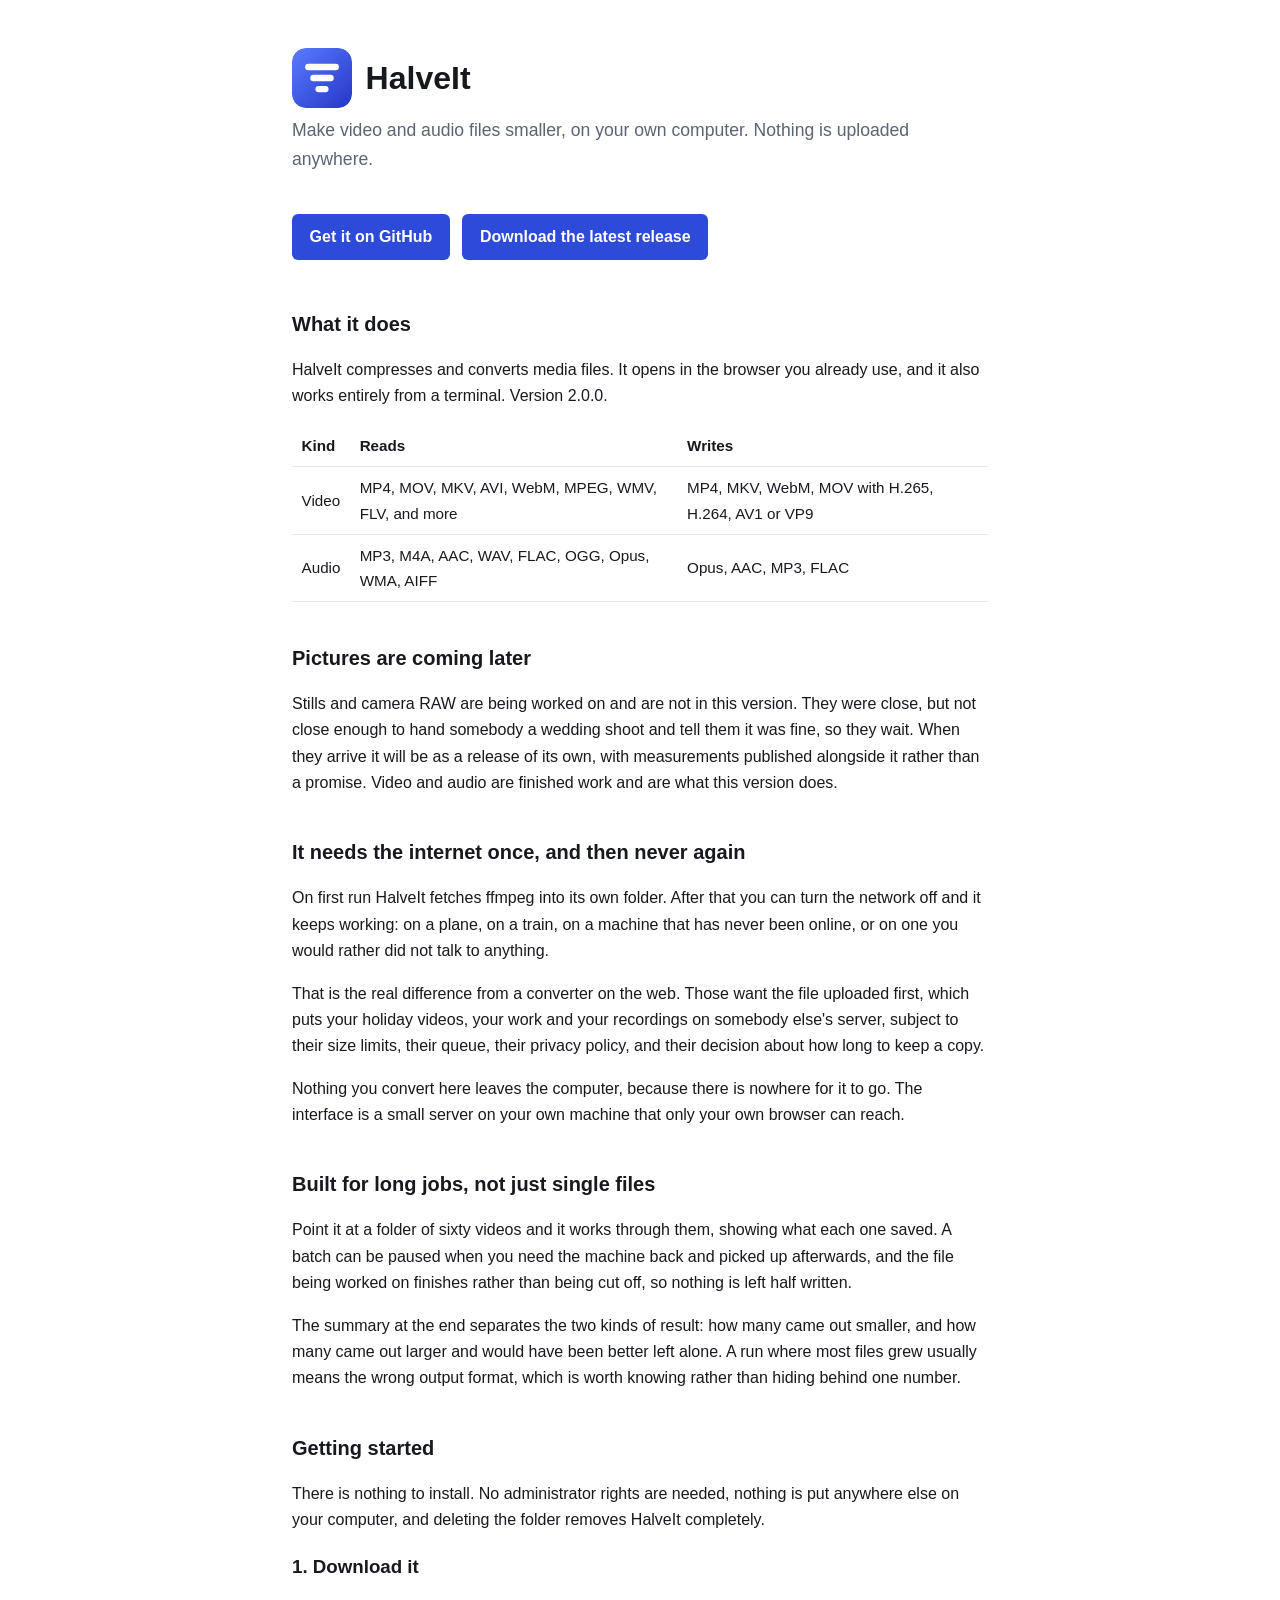
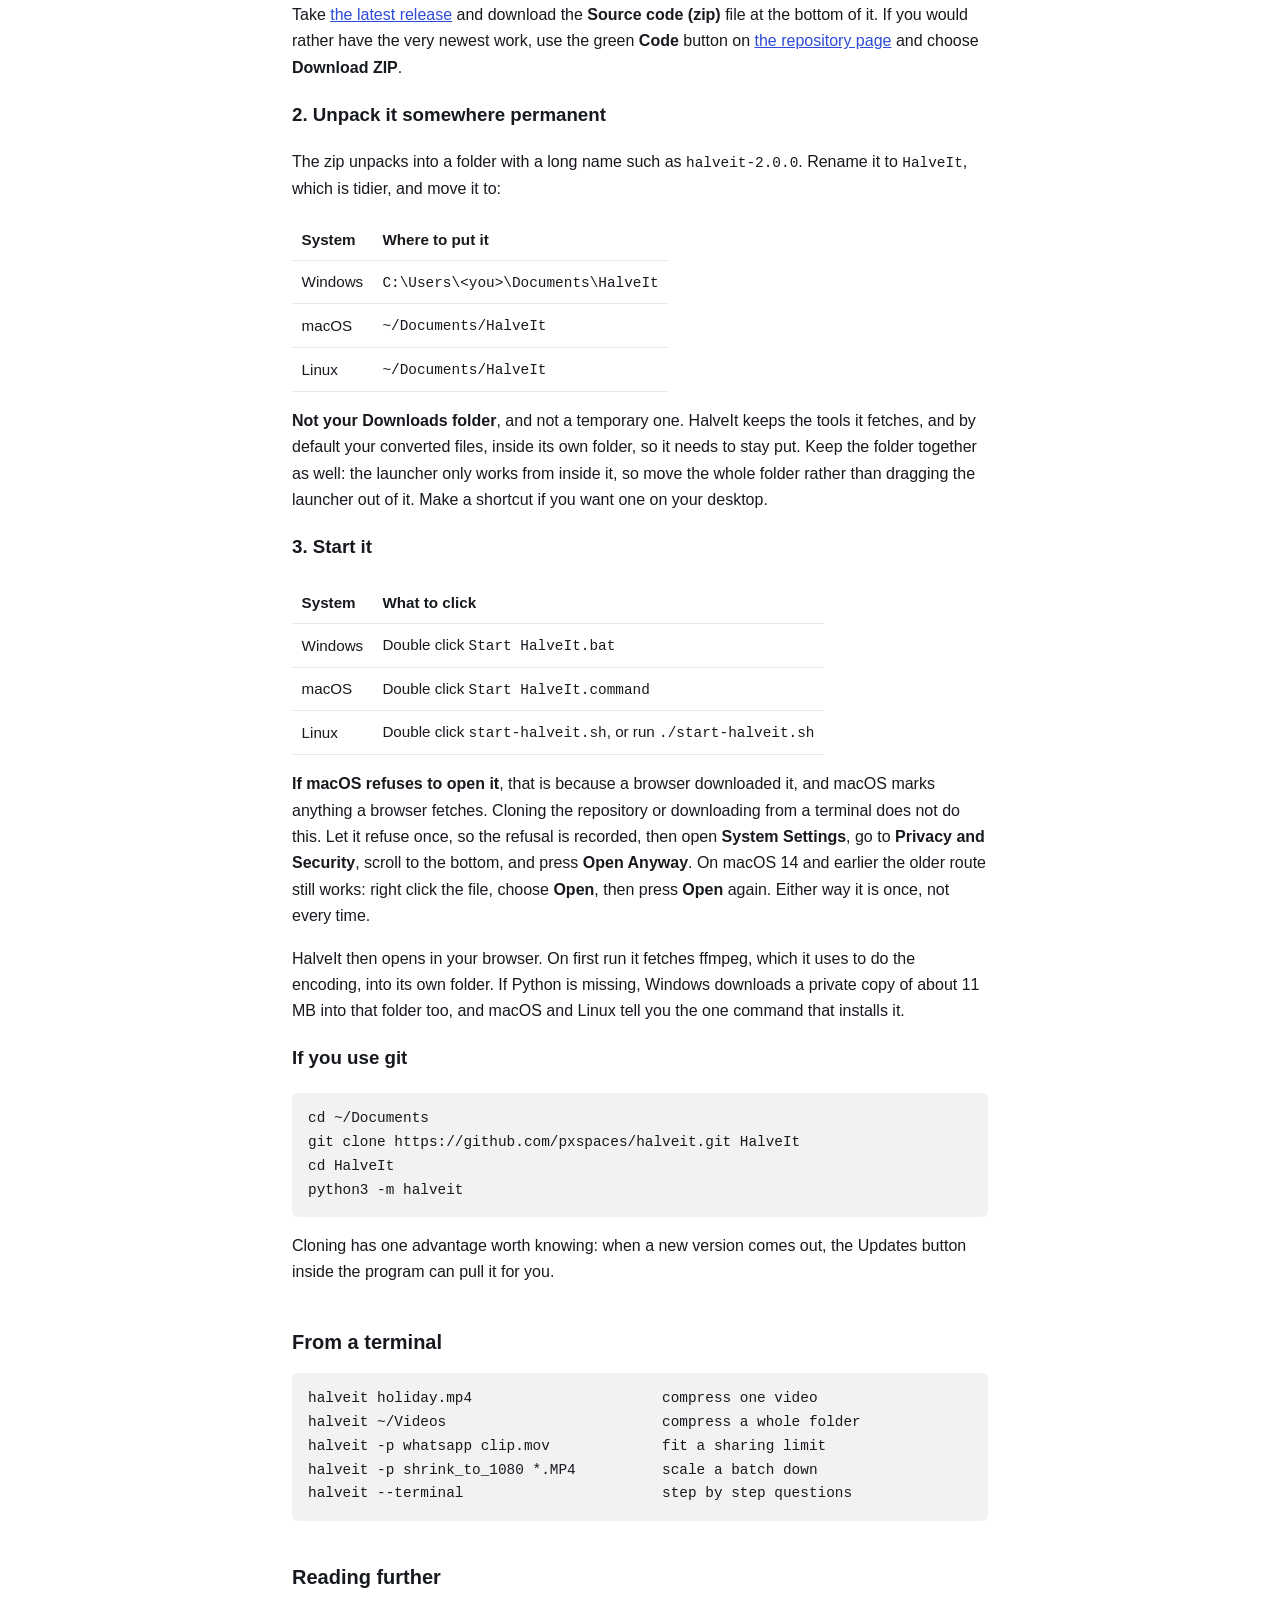
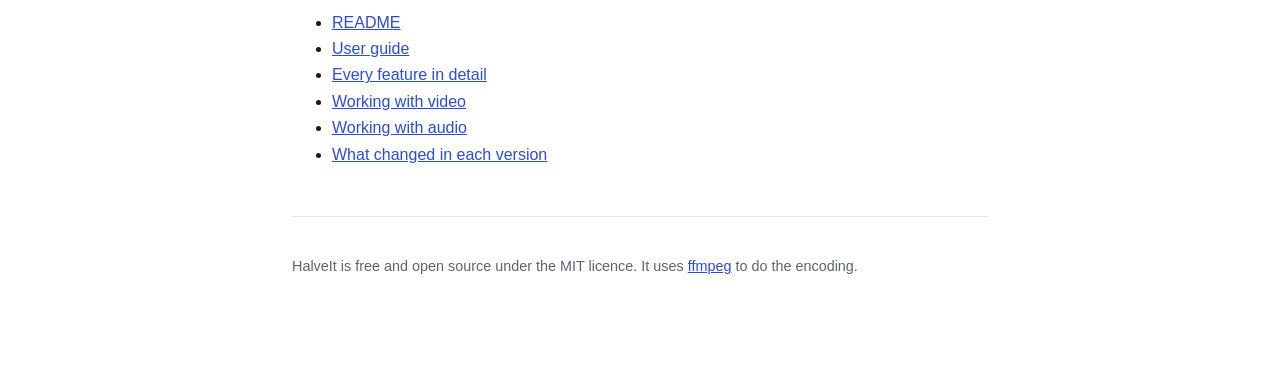
<file: docs/index.html>
<!doctype html>
<html lang="en">
<head>
<meta charset="utf-8">
<meta name="viewport" content="width=device-width, initial-scale=1">
<title>HalveIt: compress video and audio on your own computer, offline</title>
<meta name="description" content="Free, open source converter that makes video and audio files smaller. Works offline with no internet needed after setup, no uploads, no file size limits. Windows, macOS and Linux, nothing to install.">
<link rel="canonical" href="https://pxspaces.github.io/halveit/">
<link rel="icon" type="image/svg+xml" href="icon.svg">
<link rel="icon" type="image/png" sizes="512x512" href="icon-512.png">
<link rel="apple-touch-icon" href="icon-512.png">
<meta name="theme-color" content="#2436C8">
<meta property="og:type" content="website">
<meta property="og:title" content="HalveIt: make video and audio files smaller">
<meta property="og:description" content="Compress and convert video and audio on your own computer. Nothing is uploaded. Windows, macOS and Linux.">
<meta property="og:url" content="https://pxspaces.github.io/halveit/">
<meta property="og:image" content="https://pxspaces.github.io/halveit/social.png">
<meta property="og:image:width" content="1200">
<meta property="og:image:height" content="630">
<meta property="og:site_name" content="HalveIt">
<meta name="twitter:card" content="summary_large_image">
<meta name="twitter:image" content="https://pxspaces.github.io/halveit/social.png">
<script type="application/ld+json">
{
  "@context": "https://schema.org",
  "@type": "SoftwareApplication",
  "name": "HalveIt",
  "applicationCategory": "MultimediaApplication",
  "operatingSystem": "Windows, macOS, Linux",
  "softwareVersion": "2.0.0",
  "description": "Open source converter that makes video and audio files smaller. Runs entirely on your own computer with nothing uploaded.",
  "url": "https://pxspaces.github.io/halveit/",
  "codeRepository": "https://github.com/pxspaces/halveit",
  "license": "https://opensource.org/licenses/MIT",
  "offers": { "@type": "Offer", "price": "0", "priceCurrency": "USD" }
}
</script>
<style>
:root { --ink:#16191e; --soft:#5b6472; --bg:#ffffff; --line:#e4e7ec; --link:#2d4bd8; }
@media (prefers-color-scheme: dark) {
  :root { --ink:#e9edf3; --soft:#99a3b2; --bg:#0e1013; --line:#262b33; --link:#8fa6ff; }
}
* { box-sizing: border-box; }
body { margin:0; background:var(--bg); color:var(--ink); line-height:1.65;
  font-family:-apple-system,BlinkMacSystemFont,"Segoe UI",Roboto,Helvetica,Arial,sans-serif; }
main { max-width:46rem; margin:0 auto; padding:3rem 1.25rem 5rem; }
.brand { display:flex; align-items:center; gap:.85rem; margin:0 0 .5rem; }
.brand img { flex:none; border-radius:14px; }
h1 { font-size:2rem; line-height:1.2; margin:0; }
h2 { font-size:1.25rem; margin:2.5rem 0 .75rem; }
p.lede { font-size:1.1rem; color:var(--soft); margin:0 0 2rem; }
a { color:var(--link); }
table { width:100%; border-collapse:collapse; margin:1rem 0; display:block; overflow-x:auto; }
th, td { text-align:left; padding:.5rem .6rem; border-bottom:1px solid var(--line); font-size:.95rem; }
code, pre { font-family:ui-monospace,SFMono-Regular,Menlo,Consolas,monospace; font-size:.9rem; }
pre { background:rgba(127,127,127,.10); padding:.9rem 1rem; border-radius:6px; overflow-x:auto; }
.cta { display:inline-block; margin:.5rem .5rem .5rem 0; padding:.6rem 1.1rem; border-radius:6px;
  background:var(--link); color:#fff; text-decoration:none; font-weight:600; }
footer { margin-top:3rem; padding-top:1.5rem; border-top:1px solid var(--line); color:var(--soft); font-size:.9rem; }
</style>
</head>
<body>
<main>
<div class="brand">
  <img src="icon.svg" width="60" height="60" alt="HalveIt logo">
  <h1>HalveIt</h1>
</div>
<p class="lede">Make video and audio files smaller, on your own computer.
Nothing is uploaded anywhere.</p>

<p><a class="cta" href="https://github.com/pxspaces/halveit">Get it on GitHub</a>
<a class="cta" href="https://github.com/pxspaces/halveit/releases/latest">Download the latest release</a></p>

<h2>What it does</h2>
<p>HalveIt compresses and converts media files. It opens in the browser you
already use, and it also works entirely from a terminal. Version 2.0.0.</p>
<table>
<tr><th>Kind</th><th>Reads</th><th>Writes</th></tr>
<tr><td>Video</td><td>MP4, MOV, MKV, AVI, WebM, MPEG, WMV, FLV, and more</td><td>MP4, MKV, WebM, MOV with H.265, H.264, AV1 or VP9</td></tr>
<tr><td>Audio</td><td>MP3, M4A, AAC, WAV, FLAC, OGG, Opus, WMA, AIFF</td><td>Opus, AAC, MP3, FLAC</td></tr>
</table>

<!-- SOON:START -->
<h2>Pictures are coming later</h2>
<p>Stills and camera RAW are being worked on and are not in this version. They were
close, but not close enough to hand somebody a wedding shoot and tell them it was
fine, so they wait. When they arrive it will be as a release of its own, with
measurements published alongside it rather than a promise. Video and audio are
finished work and are what this version does.</p>
<!-- SOON:END -->

<h2>It needs the internet once, and then never again</h2>
<p>On first run HalveIt fetches ffmpeg into its own folder. After that you can
turn the network off and it keeps working: on a plane, on a train, on a machine
that has never been online, or on one you would rather did not talk to anything.</p>
<p>That is the real difference from a converter on the web. Those want the file
uploaded first, which puts your holiday videos, your work and your recordings on
somebody else's server, subject to their size limits, their queue, their privacy
policy, and their decision about how long to keep a copy.</p>
<p>Nothing you convert here leaves the computer, because there is nowhere for it to
go. The interface is a small server on your own machine that only your own browser
can reach.</p>

<h2>Built for long jobs, not just single files</h2>
<p>Point it at a folder of sixty videos and it works through them, showing what
each one saved. A batch can be paused when you need the machine back and picked up
afterwards, and the file being worked on finishes rather than being cut off, so
nothing is left half written.</p>
<p>The summary at the end separates the two kinds of result: how many came out
smaller, and how many came out larger and would have been better left alone. A run
where most files grew usually means the wrong output format, which is worth knowing
rather than hiding behind one number.</p>

<h2>Getting started</h2>
<p>There is nothing to install. No administrator rights are needed, nothing is
put anywhere else on your computer, and deleting the folder removes HalveIt
completely.</p>

<h3>1. Download it</h3>
<p>Take <a href="https://github.com/pxspaces/halveit/releases/latest">the latest
release</a> and download the <strong>Source code (zip)</strong> file at the bottom
of it. If you would rather have the very newest work, use the green
<strong>Code</strong> button on
<a href="https://github.com/pxspaces/halveit">the repository page</a> and choose
<strong>Download ZIP</strong>.</p>

<h3>2. Unpack it somewhere permanent</h3>
<p>The zip unpacks into a folder with a long name such as
<code>halveit-2.0.0</code>. Rename it to <code>HalveIt</code>, which is
tidier, and move it to:</p>
<table>
<tr><th>System</th><th>Where to put it</th></tr>
<tr><td>Windows</td><td><code>C:\Users\&lt;you&gt;\Documents\HalveIt</code></td></tr>
<tr><td>macOS</td><td><code>~/Documents/HalveIt</code></td></tr>
<tr><td>Linux</td><td><code>~/Documents/HalveIt</code></td></tr>
</table>
<p><strong>Not your Downloads folder</strong>, and not a temporary one. HalveIt
keeps the tools it fetches, and by default your converted files, inside its own
folder, so it needs to stay put. Keep the folder together as well: the launcher
only works from inside it, so move the whole folder rather than dragging the
launcher out of it. Make a shortcut if you want one on your desktop.</p>

<h3>3. Start it</h3>
<table>
<tr><th>System</th><th>What to click</th></tr>
<tr><td>Windows</td><td>Double click <code>Start HalveIt.bat</code></td></tr>
<tr><td>macOS</td><td>Double click <code>Start HalveIt.command</code></td></tr>
<tr><td>Linux</td><td>Double click <code>start-halveit.sh</code>, or run <code>./start-halveit.sh</code></td></tr>
</table>
<p><strong>If macOS refuses to open it</strong>, that is because a browser downloaded
it, and macOS marks anything a browser fetches. Cloning the repository or
downloading from a terminal does not do this. Let it refuse once, so the refusal is
recorded, then open <strong>System Settings</strong>, go to
<strong>Privacy and Security</strong>, scroll to the bottom, and press
<strong>Open Anyway</strong>. On macOS 14 and earlier the older route still works:
right click the file, choose <strong>Open</strong>, then press
<strong>Open</strong> again. Either way it is once, not every time.</p>

<p>HalveIt then opens in your browser. On first run it fetches ffmpeg, which it
uses to do the encoding, into its own folder. If Python is missing, Windows
downloads a private copy of about 11 MB into that folder too, and macOS and Linux
tell you the one command that installs it.</p>

<h3>If you use git</h3>
<pre>cd ~/Documents
git clone https://github.com/pxspaces/halveit.git HalveIt
cd HalveIt
python3 -m halveit</pre>
<p>Cloning has one advantage worth knowing: when a new version comes out, the
Updates button inside the program can pull it for you.</p>

<h2>From a terminal</h2>
<pre>halveit holiday.mp4                      compress one video
halveit ~/Videos                         compress a whole folder
halveit -p whatsapp clip.mov             fit a sharing limit
halveit -p shrink_to_1080 *.MP4          scale a batch down
halveit --terminal                       step by step questions</pre>

<h2>Reading further</h2>
<ul>
<li><a href="https://github.com/pxspaces/halveit/blob/main/README.md">README</a></li>
<li><a href="https://github.com/pxspaces/halveit/blob/main/USER-GUIDE.md">User guide</a></li>
<li><a href="https://github.com/pxspaces/halveit/blob/main/FEATURES.md">Every feature in detail</a></li>
<li><a href="https://github.com/pxspaces/halveit/blob/main/docs/GUIDE-VIDEO.md">Working with video</a></li>
<li><a href="https://github.com/pxspaces/halveit/blob/main/docs/GUIDE-AUDIO.md">Working with audio</a></li>
<li><a href="https://github.com/pxspaces/halveit/blob/main/CHANGELOG.md">What changed in each version</a></li>
</ul>

<footer>
<p>HalveIt is free and open source under the MIT licence. It uses
<a href="https://ffmpeg.org/">ffmpeg</a> to do the encoding.</p>
</footer>
</main>
</body>
</html>
</file>
